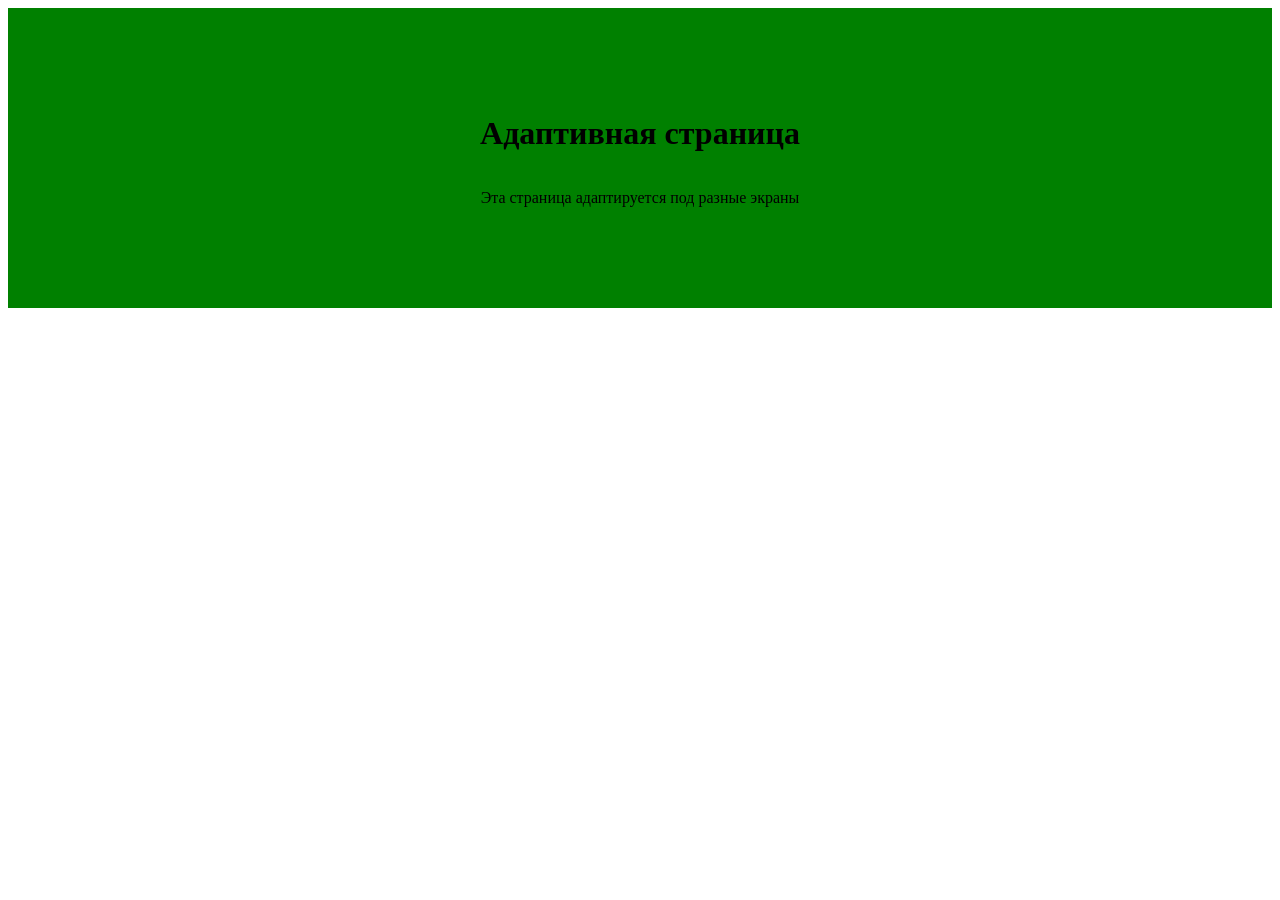
<file: adaptive-page.html>
<!DOCTYPE html>
<html lang="en">
<head>
    <meta charset="UTF-8">
    <meta name="viewport" content="width=device-width, initial-scale=1.0">
    <title>Document</title>
</head>
<body>
    <div class="one">
<h1>Адаптивная страница</h1>
<p>Эта страница адаптируется под разные экраны</p>
    </div>

    <style>
        .one {
            width: 100%;
            height: 300px;
            background-color: peru;
            display: flex;
            flex-direction: column;
            justify-content: center;
            align-items: center;
        }

        .one h1 {
            font-size: 100px;
        }

        .one p {
            font-size: 32px;
        }
        
        @media (max-width: 600px) {
            .one {
                background-color: blue;
            }

            .one h1 {
                font-size: 32px;
            }

            .one p {
                font-size: 16px;
            }
        }

        @media (max-width: 1485px) {
            .one {
                background-color: green;
            }

            .one h1 {
                font-size: 32px;
            }

            .one p {
                font-size: 16px;
            }
        }
    </style>
</body>
</html>
</file>
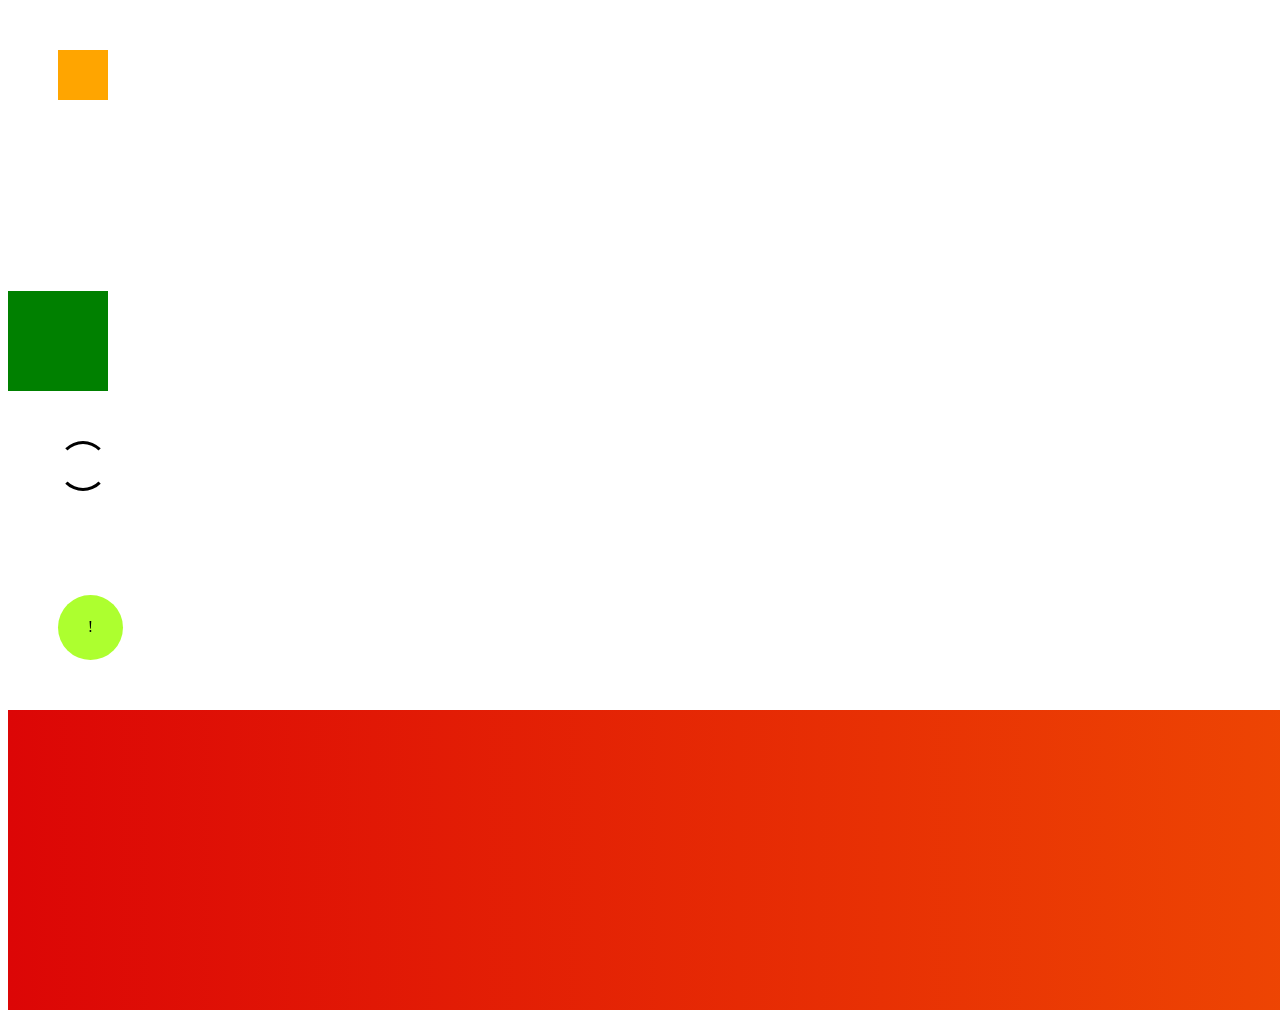
<file: animation-page.html>
<!DOCTYPE html>
<html lang="en">

<head>
    <meta charset="UTF-8">
    <meta name="viewport" content="width=device-width, initial-scale=1.0">
    <title>Animation Page</title>

    <style>
        body {
            color: white;
        }
    </style>
</head>









<body>
    <!-- Увеличение блока -->
    <div class="box-scale"></div>
    <style>
        .box-scale {
            width: 50px;
            height: 50px;
            margin: 50px;
            background-color: orange;
            animation: boxScale 2s ease infinite
                /* подключение созданной анимации */
                /* boxScale – название анимации ‘animation-name’ */
                /* 2s – длительность анимации ‘animation-duration’ */
                /* ease – стиль анимации ‘timing-function’ ease, linear и т.д */
                /* 1s – задержка ‘animation-delay’ перед началом */
                /* infinite – бесконечное повторение, можно писать число например 3 раза */
        }

        /* keyframes – кадры анимации */
        /* boxScale – название анимации (может быть любым) */
        /* 0% – начало анимации, 50% – середина, 100% – конец */
        @keyframes boxScale {
            0% {
                transform: scale(1)
            }

            50% {
                transform: scale(1.5)
            }

            100% {
                transform: scale(1)
            }
        }
    </style>



    <!-- появление блока -->
    <div class="box-fade">
        <h2>Lorem ipsum dolor sit amet</h2>
        <p>Lorem ipsum dolor sit amet consectetur adipisicing elit. Veritatis, optio nihil? Possimus veniam illo ex
            error repudiandae nam consectetur eveniet?</p>
    </div>
    <style>
        .box-fade {
            /*  width: 100px;
            height: 100px; */
            padding: 20px;
            background-color: rgb(106, 0, 85);
            animation:
                FadeIn 0.3s forwards,
                /* Не понял почему после конца анимации блок пропадает, а потом снова появляется, спросил у ИИ.
                Он ответил, что нужно добавить свойство forwards */
                FadeOut 0.5s 2s forwards;
        }

        @keyframes FadeIn {
            from {
                opacity: 0;
            }

            to {
                opacity: 1;
            }
        }

        @keyframes FadeOut {
            from {
                opacity: 1;
            }

            to {
                opacity: 0;
            }
        }
    </style>


    <!-- отступление блока вправо и по часовой стрелке -->
    <div class="box-green"></div>
    <style>
        .box-green {
            width: 100px;
            height: 100px;
            background-color: green;
            /* animation: moveRight: 3s; */

            /* если нужно бесконечное повторение по горизонтали */

            animation: moveRight 4s ease-in-out infinite;
            /* alternate - когда анимация заканчивается то идет обратно */
        }

        /* translateX означает двигать по горизонатали */
        @keyframes moveRight {

            0% {
                transform: translate(0, 0);
            }

            25% {
                transform: translate(200px, 0)
            }

            50% {
                transform: translate(200px, 200px)
            }

            75% {
                transform: translate(0, 200px)
            }

            100% {
                transform: translate(0, 0)
            }

            /*  from {
                transform: translateX(0);
            }

            to {
                transform: translateX(400px);
            } */
        }
    </style>

    <!-- Loader - иконка загрузки -->
    <div class="loader"></div>
    <style>
        .loader {
            width: 50px;
            height: 50px;
            margin: 50px;
            border-radius: 50%;
            display: inline-block;
            position: relative;
            border: 3px solid;
            border-color: black transparent;
            box-sizing: border-box;
            animation: MyRotation 1s linear infinite;
        }

        @keyframes MyRotation {
            0% {
                transform: rotate(0deg);
            }

            100% {
                transform: rotate(360deg);
            }
        }
    </style>

    <!-- Пульсирующая кнопка -->
    <div class="help-button">!</div>
    <style>
        .help-button {
            color: black;
            width: 25px;
            height: 25px;
            margin: 50px;
            padding: 20px;
            display: flex;
            justify-content: center;
            align-items: center;
            border-radius: 50%;
            background-color: greenyellow;
            animation: pulse 2s infinite;
        }

        @keyframes pulse {
            0% {
                transform: scale(1);
                box-shadow: 0 0 0 0 rgba(10, 42, 2, 0);
            }

            70% {
                transform: scale(2);
                box-shadow: 0 0 0 10px rgba(40, 178, 5, 0.415);
            }

            100% {
                transform: scale(1);
                box-shadow: 0 0 0 0 rgba(31, 99, 16, 0);
            }
        }
    </style>


    <div class="gradient"></div>
    <style>
        .gradient {
            width: 100vw;
            height: 300px;
            background: linear-gradient(to right, #dc0606, #ff8400);
            background-size: 200% 200%;
            animation: gradient 8s ease infinite;
        }

        @keyframes gradient {
            0% {background-position: 0% 50%;}
            50% {background-position: 100% 50%;}
            100% {background-position: 0% 50%;}
        }
    </style>
</body>
</html>
</file>
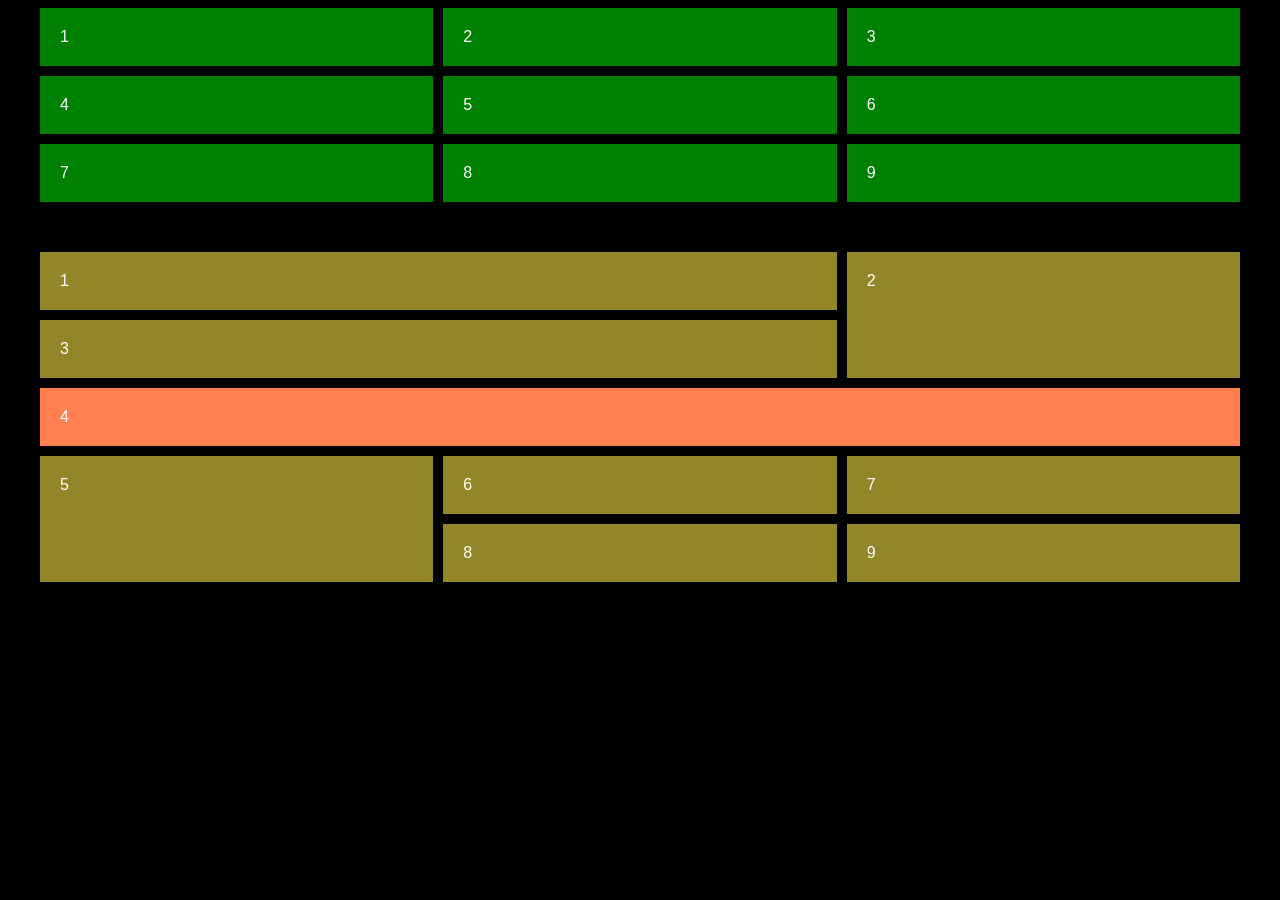
<file: grid-page.html>
<!DOCTYPE html>
<html lang="en">

<head>
    <meta charset="UTF-8">
    <meta name="viewport" content="width=device-width, initial-scale=1.0">
    <title>Document</title>
</head>

<body>
    <style>
        body {
            color: white;
            font-family: sans-serif;
            background-color: black;

        }


        .grid-container {
            max-width: 1200px;
            margin: 0 auto;
            display: grid;
            /*   grid-template-columns: 1fr 1fr; */
            /* grid-template-columns: repeat(3, 1fr); */
            grid-template-columns: repeat(auto-fit, minmax(350px, 1fr));
            gap: 10px;
            /* Внутренние отступы */
        }

        .grid-item {
            padding: 20px;
            background-color: green;
        }
    </style>

    <div class="grid-container">
        <div class="grid-item">1</div>
        <div class="grid-item">2</div>
        <div class="grid-item">3</div>

        <div class="grid-item">4</div>
        <div class="grid-item">5</div>
        <div class="grid-item">6</div>

        <div class="grid-item">7</div>
        <div class="grid-item">8</div>
        <div class="grid-item">9</div>
    </div>

    <!-- 2 ряд с span -->
     <div class="grid-container-2">
        <style>
            .grid-container-2 {
                max-width: 1200px;
                margin: 0 auto;
                display: grid;
                grid-template-columns: repeat(auto-fit, minmax(350px, 1fr));
                gap: 10px;
                margin-top: 50px;
            }

            .grid-container-2 .grid-item {
                padding: 20px;
                background-color: rgb(146, 135, 40);
            }

            .card-1 {
                grid-column: span 2; /* Ширина ячейки с классом .card-1 */
            }

            .card-2 {
                grid-row: span 2; /* Высота ячейки с классом .card-1 */
            }

            .card-3 {
                grid-column: span 2; 
            }

            .grid-container-2 .card-4 {
                grid-column: span 3; 
                background-color:coral
            }
            .card-5 {
                grid-row: span 2;
            }
        </style>

        <div class="grid-item card-1">1</div>
        <div class="grid-item card-2">2</div>
        <div class="grid-item card-3">3</div>

        <div class="grid-item card-4">4</div>
        <div class="grid-item card-5">5</div>
        <div class="grid-item card-6">6</div>

        <div class="grid-item card-7">7</div>
        <div class="grid-item card-8">8</div>
        <div class="grid-item card-9">9</div>
    </div>
</body>

</html>
</file>
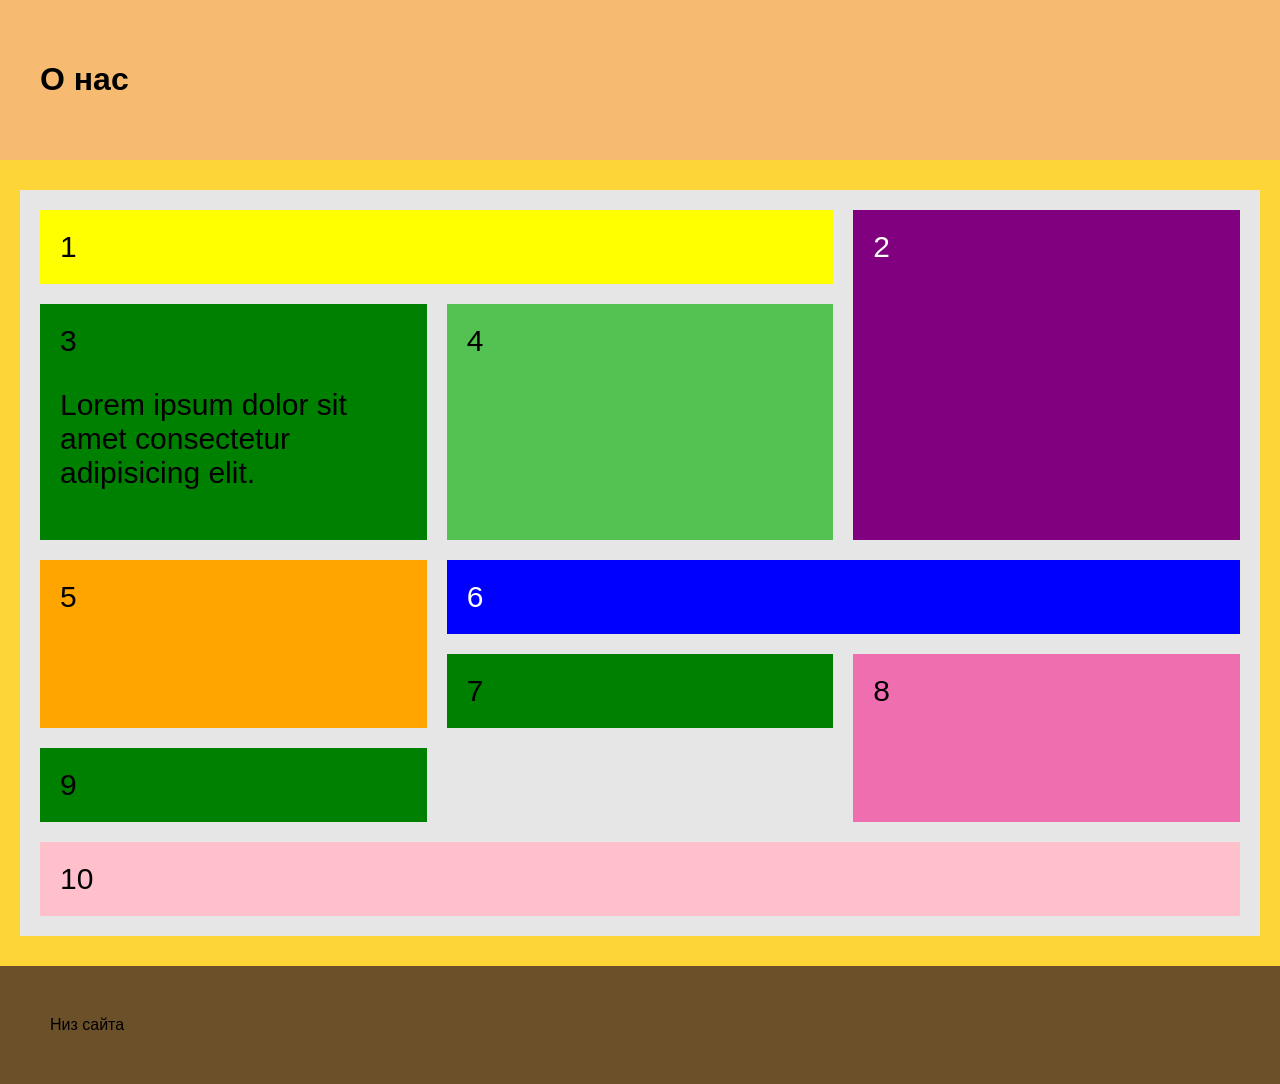
<file: grid-page2.html>
<!DOCTYPE html>
<html lang="en">

<head>
    <meta charset="UTF-8">
    <meta name="viewport" content="width=device-width, initial-scale=1.0">
    <title>Document</title>

    <style>
        body {
            margin: 0;
            font-family: sans-serif;
            background-color: rgb(253, 213, 55);
        }

        header {
            background-color: rgb(246, 186, 112);
            padding: 40px;
        }

        .grids {
            max-width: 1200px;
            margin: 30px auto;
            display: grid;
            grid-template-columns: repeat(3, 1fr);
            gap: 20px;
            background-color: rgb(230, 230, 230);
            padding: 20px;
        }

        .grid-item {
            padding: 20px;
            font-size: 30px;
            color: black;
        }

        .card-1 {
            background-color: yellow;
            grid-column: span 2;
        }

        .card-2 {
            background-color: purple;
            color: white;
            grid-row: span 2;
        }

        .card-3 {
            background-color: green;
        }

        .card-4 {
            background-color: rgb(83, 194, 83);
        }

        .card-5 {
            background-color: orange;
            grid-row: span 2;
        }

        .card-6 {
            background-color: blue;
            color: white;
            grid-column: span 2;
        }

        .card-7 {
            background-color: green;
        }

        .card-8 {
            background-color: rgb(239, 110, 175);
            grid-row: span 2;
        }

        .card-9 {
            background-color: green;
        }

        .card-10 {
            background-color: pink;
            grid-column: span 3;
        }

        footer {
            background-color: rgb(107, 80, 42);
            padding: 50px;
            color: black;
        }
    </style>
</head>

<body>

    <header>
        <h1>О нас</h1>
    </header>

    <main>

        <div class="grids">

            <div class="grid-item card-1">1</div>

            <div class="grid-item card-2">2</div>

            <div class="grid-item card-3">
                3
                <p>
                    Lorem ipsum dolor sit amet consectetur adipisicing elit.
                </p>
            </div>

            <div class="grid-item card-4">4</div>

            <div class="grid-item card-5">5</div>

            <div class="grid-item card-6">6</div>

            <div class="grid-item card-7">7</div>

            <div class="grid-item card-8">8</div>

            <div class="grid-item card-9">9</div>

            <div class="grid-item card-10">10</div>

        </div>

    </main>

    <footer>
        Низ сайта
    </footer>

</body>

</html>
</file>
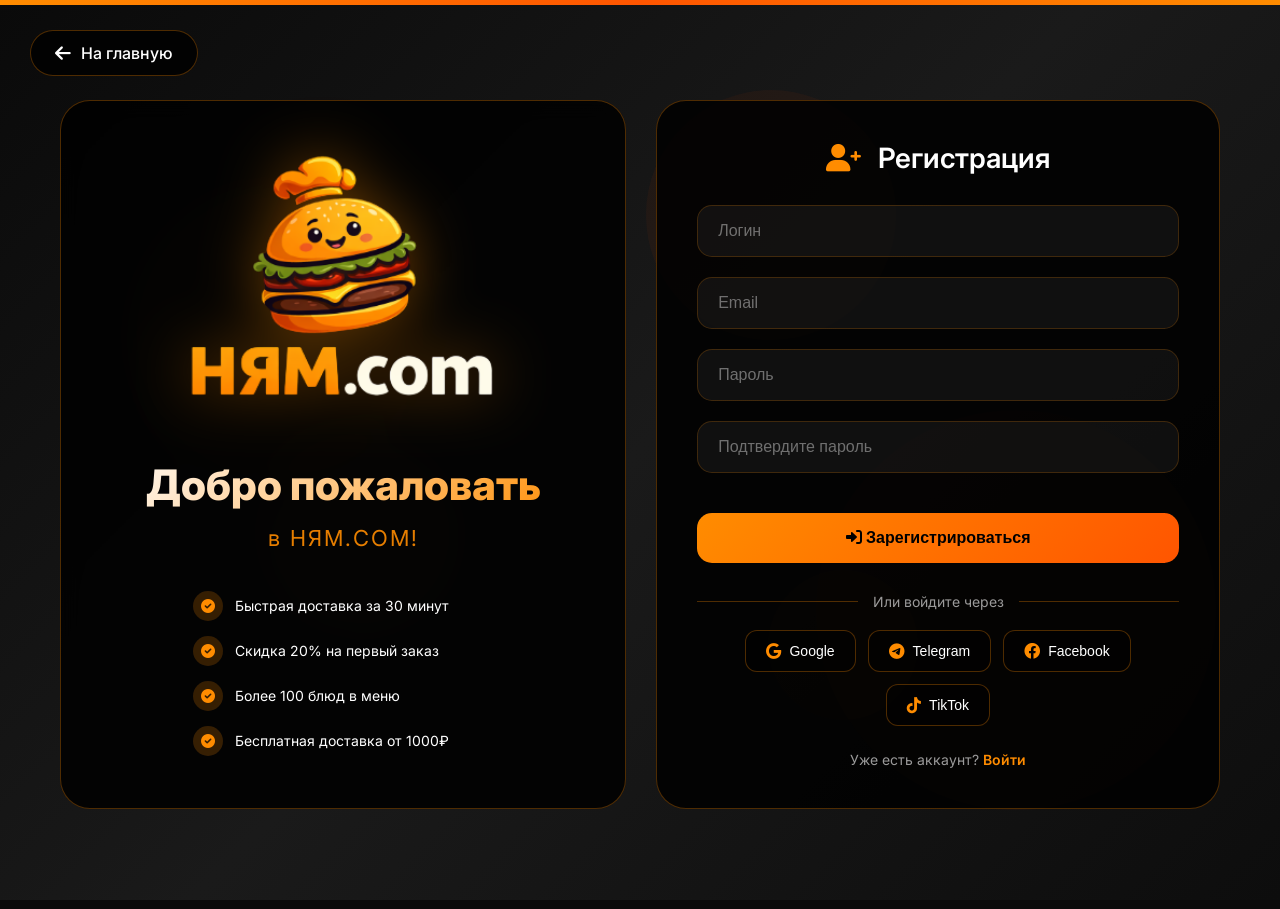
<file: reg-page.html>
<!DOCTYPE html>
<html lang="ru">

<head>
    <meta charset="UTF-8">
    <meta name="viewport" content="width=device-width, initial-scale=1.0">
    <meta name="robots" content="noindex">
    <title>Регистрация | Ням.com</title>
    
    <!-- Подключаем шрифты -->
    <link href="https://fonts.googleapis.com/css2?family=Inter:wght@300;400;500;600;700;800&display=swap" rel="stylesheet">
    <link rel="stylesheet" href="https://cdnjs.cloudflare.com/ajax/libs/font-awesome/6.0.0/css/all.min.css">
    
    <style>
        * {
            margin: 0;
            padding: 0;
            box-sizing: border-box;
        }

        body {
            font-family: 'Inter', sans-serif;
            min-height: 100vh;
            display: flex;
            flex-direction: column;
            align-items: center;
            justify-content: center;
            position: relative;
            background: #0a0a0a;
        }

        /* Статический фон в оранжево-черных цветах */
        .static-bg {
            position: fixed;
            top: 0;
            left: 0;
            width: 100%;
            height: 100%;
            z-index: -2;
            background: linear-gradient(135deg, #0a0a0a 0%, #1a1a1a 50%, #0d0d0d 100%);
        }

        /* Оранжевые акцентные линии */
        .accent-line {
            position: fixed;
            top: 0;
            left: 0;
            width: 100%;
            height: 5px;
            background: linear-gradient(90deg, #ff8c00, #ff5500, #ff8c00);
            z-index: 100;
        }

        /* Декоративные оранжевые круги (статичные) */
        .decor-circles {
            position: fixed;
            top: 0;
            left: 0;
            width: 100%;
            height: 100%;
            overflow: hidden;
            z-index: -1;
        }

        .decor-circles div {
            position: absolute;
            display: block;
            list-style: none;
            border-radius: 50%;
            opacity: 0.05;
        }

        .decor-circles div:nth-child(1) {
            left: 10%;
            top: 20%;
            width: 300px;
            height: 300px;
            background: #ff8c00;
        }
        .decor-circles div:nth-child(2) {
            right: 5%;
            bottom: 10%;
            width: 400px;
            height: 400px;
            background: #ff5500;
        }
        .decor-circles div:nth-child(3) {
            left: 20%;
            bottom: 30%;
            width: 200px;
            height: 200px;
            background: #ff8c00;
        }
        .decor-circles div:nth-child(4) {
            right: 30%;
            top: 10%;
            width: 250px;
            height: 250px;
            background: #ff5500;
        }
        .decor-circles div:nth-child(5) {
            left: 60%;
            bottom: 20%;
            width: 150px;
            height: 150px;
            background: #ff8c00;
        }

        /* Кнопка назад */
        .back-link {
            position: fixed;
            top: 30px;
            left: 30px;
            z-index: 100;
            display: flex;
            align-items: center;
            gap: 10px;
            color: white;
            text-decoration: none;
            font-weight: 500;
            padding: 12px 24px;
            background: rgba(0, 0, 0, 0.8);
            backdrop-filter: blur(10px);
            border-radius: 50px;
            transition: all 0.3s ease;
            border: 1px solid rgba(255, 140, 0, 0.3);
        }

        .back-link:hover {
            background: #ff8c00;
            transform: translateX(-5px);
            border-color: #ff8c00;
            color: black;
        }

        .back-link i {
            font-size: 18px;
        }

        /* Контейнер регистрации */
        .reg-container {
            width: 100%;
            max-width: 1200px;
            display: flex;
            gap: 30px;
            padding: 20px;
            margin: 80px 20px;
            position: relative;
            z-index: 1;
        }

        /* Левая часть - приветствие */
        .reg-container__left {
            width: 50%;
            display: flex;
            flex-direction: column;
            justify-content: center;
            align-items: center;
            border-radius: 30px;
            background: rgba(0, 0, 0, 0.85);
            backdrop-filter: blur(10px);
            padding: 40px;
            border: 1px solid rgba(255, 140, 0, 0.3);
            transition: transform 0.3s ease;
            /* Фиксированная высота, чтобы совпадала с правой частью */
            min-height: 600px;
        }

        .reg-container__left:hover {
            transform: translateY(-5px);
            border-color: #ff8c00;
            box-shadow: 0 20px 40px rgba(255, 140, 0, 0.1);
        }

        .reg-container-left_top {
            text-align: center;
            width: 100%;
            margin-bottom: 30px;
        }

        /* Огромный логотип по центру */
        .reg-container-left_top img {
            max-width: 350px;
            width: 90%;
            height: auto;
            filter: drop-shadow(0 0 30px rgba(255, 140, 0, 0.4));
            display: block;
            margin: 0 auto;
        }

        @media (min-width: 1400px) {
            .reg-container-left_top img {
                max-width: 400px;
            }
        }

        .reg-container-left_bottom {
            text-align: center;
            color: white;
            width: 100%;
        }

        .reg-container-left_bottom h2 {
            font-size: 42px;
            font-weight: 800;
            margin-bottom: 15px;
            background: linear-gradient(135deg, #ffffff, #ff8c00);
            -webkit-background-clip: text;
            background-clip: text;
            color: transparent;
        }

        .reg-container-left_bottom p {
            font-size: 22px;
            opacity: 0.9;
            letter-spacing: 2px;
            color: #ff8c00;
        }

        .features {
            margin-top: 40px;
            display: flex;
            flex-direction: column;
            gap: 15px;
            text-align: left;
            width: 100%;
            max-width: 300px;
            margin-left: auto;
            margin-right: auto;
        }

        .feature-item {
            display: flex;
            align-items: center;
            gap: 12px;
            color: white;
            font-size: 14px;
        }

        .feature-item i {
            width: 30px;
            height: 30px;
            display: flex;
            align-items: center;
            justify-content: center;
            background: rgba(255, 140, 0, 0.2);
            border-radius: 50%;
            color: #ff8c00;
        }

        /* Правая часть - форма */
        .reg-container__right {
            width: 50%;
            display: flex;
        }

        form {
            width: 100%;
            padding: 40px;
            background: rgba(0, 0, 0, 0.85);
            backdrop-filter: blur(10px);
            border-radius: 30px;
            border: 1px solid rgba(255, 140, 0, 0.3);
            transition: all 0.3s ease;
            display: flex;
            flex-direction: column;
            justify-content: center;
            /* Фиксированная высота, чтобы совпадала с левой частью */
            min-height: 600px;
        }

        form:hover {
            border-color: #ff8c00;
            box-shadow: 0 20px 40px rgba(0, 0, 0, 0.5);
        }

        form h3 {
            color: white;
            font-size: 28px;
            margin-bottom: 30px;
            text-align: center;
            font-weight: 600;
        }

        form h3 i {
            color: #ff8c00;
            margin-right: 10px;
        }

        form input {
            width: 100%;
            margin-bottom: 20px;
            padding: 16px 20px;
            background: rgba(255, 255, 255, 0.05);
            border: 1px solid rgba(255, 140, 0, 0.2);
            border-radius: 15px;
            color: white;
            font-size: 16px;
            transition: all 0.3s ease;
        }

        form input:focus {
            outline: none;
            border-color: #ff8c00;
            background: rgba(255, 140, 0, 0.05);
            box-shadow: 0 0 20px rgba(255, 140, 0, 0.1);
        }

        form input::placeholder {
            color: rgba(255, 255, 255, 0.4);
        }

        form .btn {
            width: 100%;
            padding: 16px;
            margin-top: 20px;
            text-align: center;
            border-radius: 15px;
            border: none;
            color: black;
            font-size: 16px;
            font-weight: 700;
            background: linear-gradient(135deg, #ff8c00, #ff5500);
            cursor: pointer;
            transition: all 0.3s ease;
        }

        form .btn:hover {
            transform: translateY(-2px);
            box-shadow: 0 10px 25px rgba(255, 140, 0, 0.3);
            background: linear-gradient(135deg, #ff9f2e, #ff661a);
        }

        .continue-with {
            display: flex;
            align-items: center;
            margin: 30px 0 20px;
            color: rgba(255, 255, 255, 0.6);
            font-size: 14px;
        }

        .continue-with::before,
        .continue-with::after {
            content: "";
            flex: 1;
            height: 1px;
            background: rgba(255, 140, 0, 0.3);
        }

        .continue-with span {
            padding: 0 15px;
        }

        .continue-with-btns {
            display: flex;
            justify-content: center;
            gap: 12px;
            flex-wrap: wrap;
        }

        .continue-with-btn {
            padding: 12px 20px;
            border-radius: 12px;
            border: 1px solid rgba(255, 140, 0, 0.3);
            background: rgba(0, 0, 0, 0.5);
            color: white;
            cursor: pointer;
            transition: all 0.3s ease;
            font-size: 14px;
            display: flex;
            align-items: center;
            gap: 8px;
        }

        .continue-with-btn i {
            font-size: 16px;
            color: #ff8c00;
        }

        .continue-with-btn:hover {
            background: rgba(255, 140, 0, 0.2);
            border-color: #ff8c00;
            transform: translateY(-2px);
        }

        .login-link {
            text-align: center;
            margin-top: 25px;
            color: rgba(255, 255, 255, 0.6);
            font-size: 14px;
        }

        .login-link a {
            color: #ff8c00;
            text-decoration: none;
            font-weight: 600;
            transition: color 0.3s;
        }

        .login-link a:hover {
            color: #ff5500;
            text-decoration: underline;
        }

        /* ===================== Адаптив ===================== */
        @media (max-width: 1024px) {
            body {
                padding: 20px 10px;
                height: auto;
                min-height: 100vh;
            }

            .reg-container {
                flex-direction: column;
                gap: 25px;
                padding: 15px;
                margin: 60px 15px;
            }

            .reg-container__left,
            .reg-container__right {
                width: 100%;
            }

            .reg-container__left {
                min-height: auto;
                padding: 40px 30px;
            }

            form {
                min-height: auto;
                padding: 40px;
            }

            .reg-container-left_top img {
                max-width: 300px;
            }
        }

        @media (max-width: 768px) {
            .back-link {
                top: 20px;
                left: 20px;
                padding: 8px 18px;
                font-size: 14px;
            }

            .reg-container-left_top img {
                max-width: 250px;
            }

            .reg-container-left_bottom h2 {
                font-size: 32px;
            }

            .reg-container-left_bottom p {
                font-size: 18px;
            }

            .features {
                margin-top: 30px;
            }

            .feature-item {
                font-size: 12px;
            }

            form {
                padding: 30px;
            }

            form h3 {
                font-size: 24px;
            }
        }

        @media (max-width: 480px) {
            .back-link {
                top: 15px;
                left: 15px;
                padding: 8px 15px;
                font-size: 12px;
            }

            .reg-container {
                margin: 50px 10px;
                padding: 10px;
            }

            .reg-container__left {
                order: 1;
                padding: 30px 20px;
            }

            .reg-container__right {
                order: 2;
            }

            .reg-container-left_top img {
                max-width: 200px;
                width: 80%;
            }

            .reg-container-left_bottom h2 {
                font-size: 24px;
            }

            .reg-container-left_bottom p {
                font-size: 14px;
            }

            .features {
                margin-top: 25px;
            }

            form {
                padding: 25px 20px;
            }

            form h3 {
                font-size: 20px;
                margin-bottom: 20px;
            }

            form input {
                padding: 12px 16px;
                font-size: 14px;
            }

            form .btn {
                padding: 12px;
                font-size: 14px;
            }

            .continue-with-btn {
                padding: 10px 16px;
                font-size: 12px;
            }

            .feature-item {
                font-size: 11px;
            }
        }

        /* Анимация появления */
        @keyframes fadeInUp {
            from {
                opacity: 0;
                transform: translateY(30px);
            }
            to {
                opacity: 1;
                transform: translateY(0);
            }
        }

        .reg-container__left {
            animation: fadeInUp 0.6s ease forwards;
        }

        .reg-container__right {
            animation: fadeInUp 0.6s ease 0.2s forwards;
            opacity: 0;
            animation-fill-mode: forwards;
        }
    </style>
</head>

<body>
    <!-- Статический фон -->
    <div class="static-bg"></div>
    
    <!-- Оранжевая акцентная линия сверху -->
    <div class="accent-line"></div>
    
    <!-- Декоративные оранжевые круги (статичные) -->
    <div class="decor-circles">
        <div></div>
        <div></div>
        <div></div>
        <div></div>
        <div></div>
    </div>

    <!-- Кнопка назад -->
    <a href="index.html" class="back-link">
        <i class="fas fa-arrow-left"></i>
        <span>На главную</span>
    </a>

    <div class="reg-container">
        <!-- Левая часть - приветствие -->
        <div class="reg-container__left">
            <div class="reg-container-left_top">
                <img src="images/logo-reg.png" alt="Ням.com">
            </div>
            <div class="reg-container-left_bottom">
                <h2>Добро пожаловать</h2>
                <p>в НЯМ.COM!</p>
                <div class="features">
                    <div class="feature-item">
                        <i class="fas fa-check-circle"></i>
                        <span>Быстрая доставка за 30 минут</span>
                    </div>
                    <div class="feature-item">
                        <i class="fas fa-check-circle"></i>
                        <span>Скидка 20% на первый заказ</span>
                    </div>
                    <div class="feature-item">
                        <i class="fas fa-check-circle"></i>
                        <span>Более 100 блюд в меню</span>
                    </div>
                    <div class="feature-item">
                        <i class="fas fa-check-circle"></i>
                        <span>Бесплатная доставка от 1000₽</span>
                    </div>
                </div>
            </div>
        </div>

        <!-- Правая часть - форма -->
        <div class="reg-container__right">
            <form action="" method="POST">
                <h3>
                    <i class="fas fa-user-plus"></i> Регистрация
                </h3>
                <input type="text" placeholder="Логин" maxlength="10" required>
                <input type="email" placeholder="Email" maxlength="50" required>
                <input type="password" placeholder="Пароль" minlength="6" required>
                <input type="password" placeholder="Подтвердите пароль" minlength="6" required>
                <button class="btn" type="submit">
                    <i class="fas fa-sign-in-alt"></i> Зарегистрироваться
                </button>

                <div class="continue-with">
                    <span>Или войдите через</span>
                </div>

                <div class="continue-with-btns">
                    <button class="continue-with-btn" type="button">
                        <i class="fab fa-google"></i> Google
                    </button>
                    <button class="continue-with-btn" type="button">
                        <i class="fab fa-telegram"></i> Telegram
                    </button>
                    <button class="continue-with-btn" type="button">
                        <i class="fab fa-facebook"></i> Facebook
                    </button>
                    <button class="continue-with-btn" type="button">
                        <i class="fab fa-tiktok"></i> TikTok
                    </button>
                </div>
                
                <div class="login-link">
                    Уже есть аккаунт? <a href="#">Войти</a>
                </div>
            </form>
        </div>
    </div>
</body>

</html>
</file>
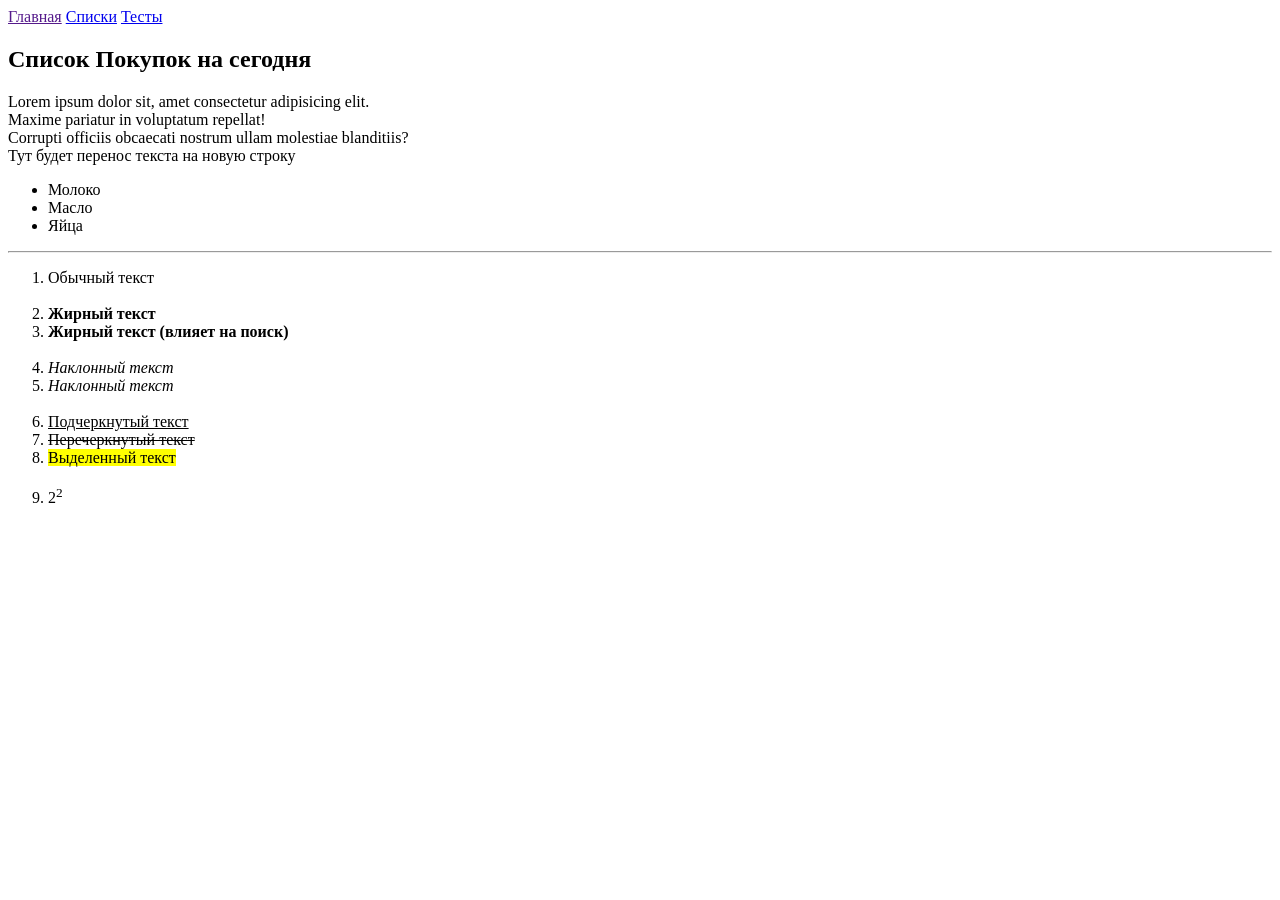
<file: old-version/list-page.html>
<!DOCTYPE html>
<html lang="en">

<head>
    <meta charset="UTF-8">
    <meta name="viewport" content="width=device-width, initial-scale=1.0">
    <title>Document</title>
</head>

<body>
    <a href="">Главная</a>
    <a href="list-page.html">Списки</a>
    <a href="testpage.html">Тесты</a>

   

    <!-- ul - Маркерованный список -->
    <h2>Список Покупок на сегодня</h2>
    <p>Lorem ipsum dolor sit, amet consectetur adipisicing elit.
        <br> Maxime pariatur in voluptatum repellat!
        <br> Corrupti officiis obcaecati nostrum ullam molestiae blanditiis?
        <br>Тут будет перенос текста на новую строку
    </p>

    <ul>
        <li>Молоко</li>
        <li>Масло</li>
        <li>Яйца</li>
    </ul>

    <hr>

    <!-- ol - Нумерованный список -->
    <ol>
        <li>Обычный текст</li>
        <br>
        <li><b>Жирный текст</b></li>
        <li><strong>Жирный текст (влияет на поиск)</strong></li>
        <br>
        <li><em>Наклонный текст</em></li>
        <li><i>Наклонный текст</i></li>
        <br>
        <li><u>Подчеркнутый текст</u></li>
        <li><del>Перечеркнутый текст</del></li>
        <li><mark>Выделенный текст</mark></li>
        <br>
        <li>2<sup>2</sup></li>

    </ol>


</body>

</html>
</file>
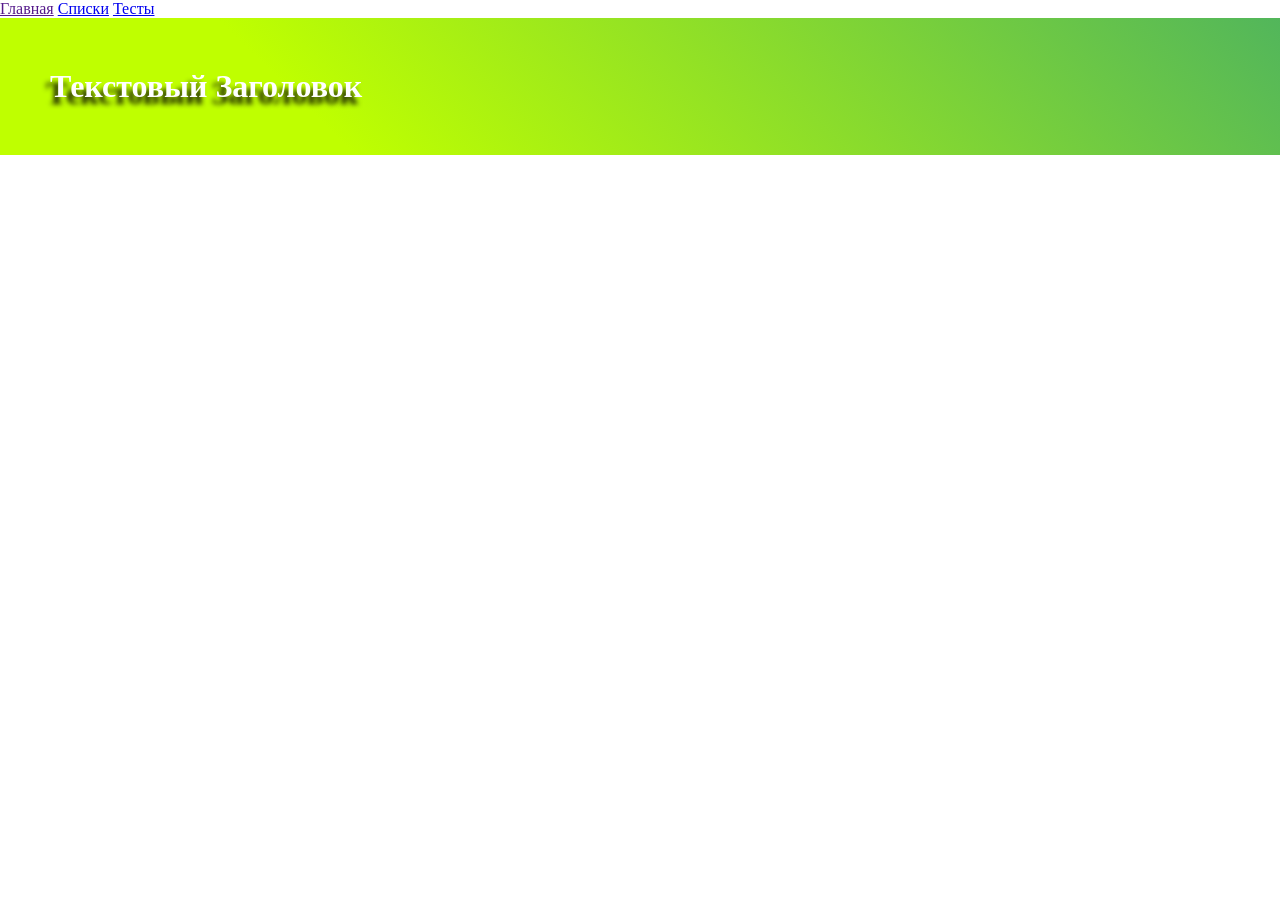
<file: old-version/testpage.html>
<!DOCTYPE html>
<html lang="en">

<head>
    <meta charset="UTF-8">
    <meta name="viewport" content="width=device-width, initial-scale=1.0">
    <link rel="stylesheet" href="test-style.css">
    <title>Document</title>
</head>

<body>
    <a href="">Главная</a>
    <a href="list-page.html">Списки</a>
    <a href="testpage.html">Тесты</a>

    <h1>Текстовый Заголовок</h1>
</body>

</html>
</file>
<file: old-version/test-style.css>
* { margin: 0; padding: 0; }

h1 {
    padding: 50px;
    color: white;
    background: linear-gradient(45deg, rgb(191, 255, 0) 25%, rgb(82, 182, 91));
    text-shadow: -4px 7px 5px rgba(0, 0, 0, 0.91);
}
</file>
